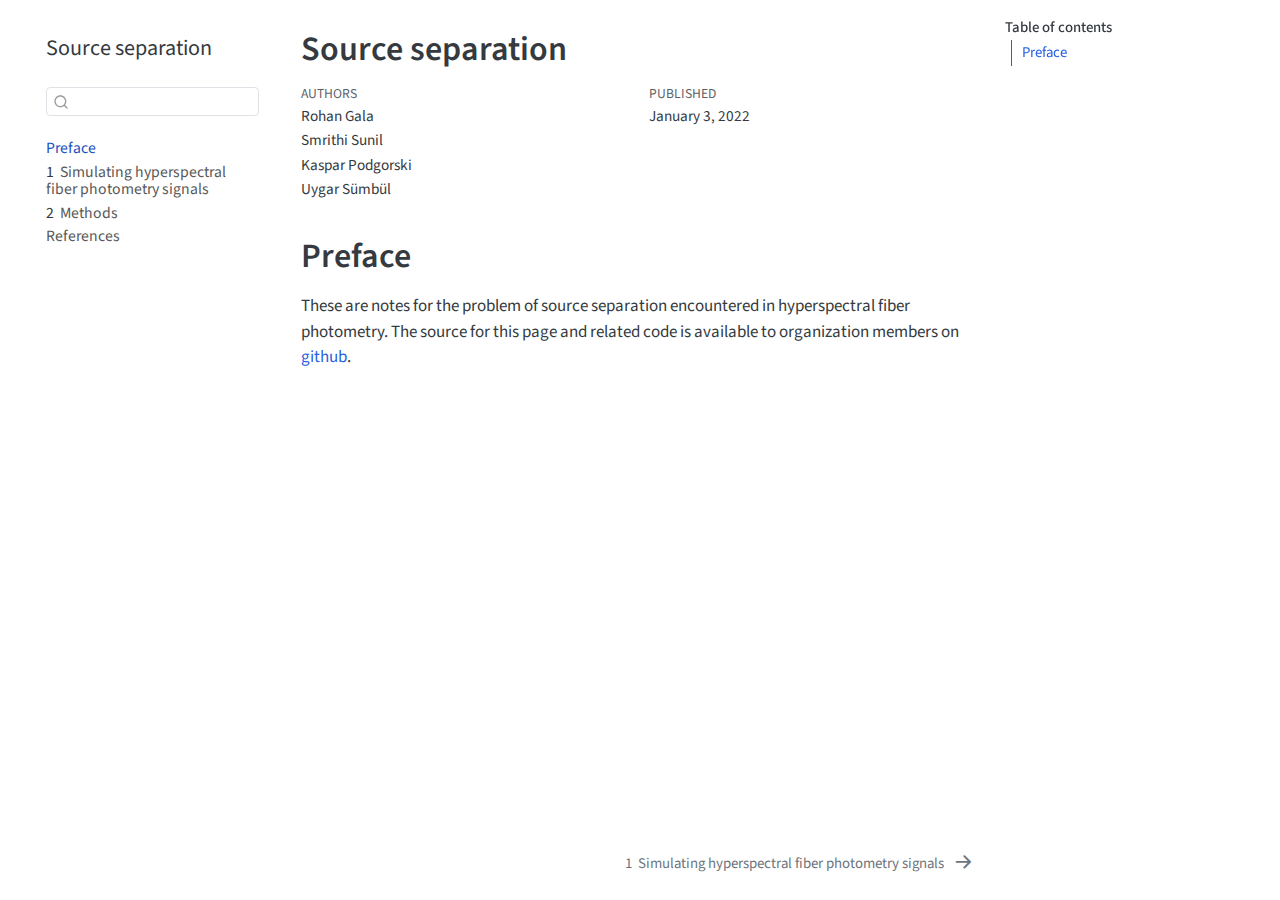
<file: docs/index.html>
<!DOCTYPE html>
<html xmlns="http://www.w3.org/1999/xhtml" lang="en" xml:lang="en"><head>

<meta charset="utf-8">
<meta name="generator" content="quarto-1.3.450">

<meta name="viewport" content="width=device-width, initial-scale=1.0, user-scalable=yes">

<meta name="author" content="Rohan Gala">
<meta name="author" content="Smrithi Sunil">
<meta name="author" content="Kaspar Podgorski">
<meta name="author" content="Uygar Sümbül">
<meta name="dcterms.date" content="2022-01-03">

<title>Source separation</title>
<style>
code{white-space: pre-wrap;}
span.smallcaps{font-variant: small-caps;}
div.columns{display: flex; gap: min(4vw, 1.5em);}
div.column{flex: auto; overflow-x: auto;}
div.hanging-indent{margin-left: 1.5em; text-indent: -1.5em;}
ul.task-list{list-style: none;}
ul.task-list li input[type="checkbox"] {
  width: 0.8em;
  margin: 0 0.8em 0.2em -1em; /* quarto-specific, see https://github.com/quarto-dev/quarto-cli/issues/4556 */ 
  vertical-align: middle;
}
</style>


<script src="site_libs/quarto-nav/quarto-nav.js"></script>
<script src="site_libs/quarto-nav/headroom.min.js"></script>
<script src="site_libs/clipboard/clipboard.min.js"></script>
<script src="site_libs/quarto-search/autocomplete.umd.js"></script>
<script src="site_libs/quarto-search/fuse.min.js"></script>
<script src="site_libs/quarto-search/quarto-search.js"></script>
<meta name="quarto:offset" content="./">
<link href="./00_simulations.html" rel="next">
<script src="site_libs/quarto-html/quarto.js"></script>
<script src="site_libs/quarto-html/popper.min.js"></script>
<script src="site_libs/quarto-html/tippy.umd.min.js"></script>
<script src="site_libs/quarto-html/anchor.min.js"></script>
<link href="site_libs/quarto-html/tippy.css" rel="stylesheet">
<link href="site_libs/quarto-html/quarto-syntax-highlighting.css" rel="stylesheet" id="quarto-text-highlighting-styles">
<script src="site_libs/bootstrap/bootstrap.min.js"></script>
<link href="site_libs/bootstrap/bootstrap-icons.css" rel="stylesheet">
<link href="site_libs/bootstrap/bootstrap.min.css" rel="stylesheet" id="quarto-bootstrap" data-mode="light">
<script id="quarto-search-options" type="application/json">{
  "location": "sidebar",
  "copy-button": false,
  "collapse-after": 3,
  "panel-placement": "start",
  "type": "textbox",
  "limit": 20,
  "language": {
    "search-no-results-text": "No results",
    "search-matching-documents-text": "matching documents",
    "search-copy-link-title": "Copy link to search",
    "search-hide-matches-text": "Hide additional matches",
    "search-more-match-text": "more match in this document",
    "search-more-matches-text": "more matches in this document",
    "search-clear-button-title": "Clear",
    "search-detached-cancel-button-title": "Cancel",
    "search-submit-button-title": "Submit",
    "search-label": "Search"
  }
}</script>


<link rel="stylesheet" href="styles.css">
</head>

<body class="nav-sidebar floating">

<div id="quarto-search-results"></div>
  <header id="quarto-header" class="headroom fixed-top">
  <nav class="quarto-secondary-nav">
    <div class="container-fluid d-flex">
      <button type="button" class="quarto-btn-toggle btn" data-bs-toggle="collapse" data-bs-target="#quarto-sidebar,#quarto-sidebar-glass" aria-controls="quarto-sidebar" aria-expanded="false" aria-label="Toggle sidebar navigation" onclick="if (window.quartoToggleHeadroom) { window.quartoToggleHeadroom(); }">
        <i class="bi bi-layout-text-sidebar-reverse"></i>
      </button>
      <nav class="quarto-page-breadcrumbs" aria-label="breadcrumb"><ol class="breadcrumb"><li class="breadcrumb-item"><a href="./index.html">Preface</a></li></ol></nav>
      <a class="flex-grow-1" role="button" data-bs-toggle="collapse" data-bs-target="#quarto-sidebar,#quarto-sidebar-glass" aria-controls="quarto-sidebar" aria-expanded="false" aria-label="Toggle sidebar navigation" onclick="if (window.quartoToggleHeadroom) { window.quartoToggleHeadroom(); }">      
      </a>
      <button type="button" class="btn quarto-search-button" aria-label="" onclick="window.quartoOpenSearch();">
        <i class="bi bi-search"></i>
      </button>
    </div>
  </nav>
</header>
<!-- content -->
<div id="quarto-content" class="quarto-container page-columns page-rows-contents page-layout-article">
<!-- sidebar -->
  <nav id="quarto-sidebar" class="sidebar collapse collapse-horizontal sidebar-navigation floating overflow-auto">
    <div class="pt-lg-2 mt-2 text-left sidebar-header">
    <div class="sidebar-title mb-0 py-0">
      <a href="./">Source separation</a> 
    </div>
      </div>
        <div class="mt-2 flex-shrink-0 align-items-center">
        <div class="sidebar-search">
        <div id="quarto-search" class="" title="Search"></div>
        </div>
        </div>
    <div class="sidebar-menu-container"> 
    <ul class="list-unstyled mt-1">
        <li class="sidebar-item">
  <div class="sidebar-item-container"> 
  <a href="./index.html" class="sidebar-item-text sidebar-link active">
 <span class="menu-text">Preface</span></a>
  </div>
</li>
        <li class="sidebar-item">
  <div class="sidebar-item-container"> 
  <a href="./00_simulations.html" class="sidebar-item-text sidebar-link">
 <span class="menu-text"><span class="chapter-number">1</span>&nbsp; <span class="chapter-title">Simulating hyperspectral fiber photometry signals</span></span></a>
  </div>
</li>
        <li class="sidebar-item">
  <div class="sidebar-item-container"> 
  <a href="./01_methods.html" class="sidebar-item-text sidebar-link">
 <span class="menu-text"><span class="chapter-number">2</span>&nbsp; <span class="chapter-title">Methods</span></span></a>
  </div>
</li>
        <li class="sidebar-item">
  <div class="sidebar-item-container"> 
  <a href="./references.html" class="sidebar-item-text sidebar-link">
 <span class="menu-text">References</span></a>
  </div>
</li>
    </ul>
    </div>
</nav>
<div id="quarto-sidebar-glass" data-bs-toggle="collapse" data-bs-target="#quarto-sidebar,#quarto-sidebar-glass"></div>
<!-- margin-sidebar -->
    <div id="quarto-margin-sidebar" class="sidebar margin-sidebar">
        <nav id="TOC" role="doc-toc" class="toc-active">
    <h2 id="toc-title">Table of contents</h2>
   
  <ul>
  <li><a href="#preface" id="toc-preface" class="nav-link active" data-scroll-target="#preface">Preface</a></li>
  </ul>
</nav>
    </div>
<!-- main -->
<main class="content" id="quarto-document-content">

<header id="title-block-header" class="quarto-title-block default">
<div class="quarto-title">
<h1 class="title">Source separation</h1>
</div>



<div class="quarto-title-meta">

    <div>
    <div class="quarto-title-meta-heading">Authors</div>
    <div class="quarto-title-meta-contents">
             <p>Rohan Gala </p>
             <p>Smrithi Sunil </p>
             <p>Kaspar Podgorski </p>
             <p>Uygar Sümbül </p>
          </div>
  </div>
    
    <div>
    <div class="quarto-title-meta-heading">Published</div>
    <div class="quarto-title-meta-contents">
      <p class="date">January 3, 2022</p>
    </div>
  </div>
  
    
  </div>
  

</header>

<section id="preface" class="level1 unnumbered">
<h1 class="unnumbered">Preface</h1>
<p>These are notes for the problem of source separation encountered in hyperspectral fiber photometry. The source for this page and related code is available to organization members on <a href="https://github.com/alleninstitute/sourcesep">github</a>.</p>


</section>

</main> <!-- /main -->
<script id="quarto-html-after-body" type="application/javascript">
window.document.addEventListener("DOMContentLoaded", function (event) {
  const toggleBodyColorMode = (bsSheetEl) => {
    const mode = bsSheetEl.getAttribute("data-mode");
    const bodyEl = window.document.querySelector("body");
    if (mode === "dark") {
      bodyEl.classList.add("quarto-dark");
      bodyEl.classList.remove("quarto-light");
    } else {
      bodyEl.classList.add("quarto-light");
      bodyEl.classList.remove("quarto-dark");
    }
  }
  const toggleBodyColorPrimary = () => {
    const bsSheetEl = window.document.querySelector("link#quarto-bootstrap");
    if (bsSheetEl) {
      toggleBodyColorMode(bsSheetEl);
    }
  }
  toggleBodyColorPrimary();  
  const icon = "";
  const anchorJS = new window.AnchorJS();
  anchorJS.options = {
    placement: 'right',
    icon: icon
  };
  anchorJS.add('.anchored');
  const isCodeAnnotation = (el) => {
    for (const clz of el.classList) {
      if (clz.startsWith('code-annotation-')) {                     
        return true;
      }
    }
    return false;
  }
  const clipboard = new window.ClipboardJS('.code-copy-button', {
    text: function(trigger) {
      const codeEl = trigger.previousElementSibling.cloneNode(true);
      for (const childEl of codeEl.children) {
        if (isCodeAnnotation(childEl)) {
          childEl.remove();
        }
      }
      return codeEl.innerText;
    }
  });
  clipboard.on('success', function(e) {
    // button target
    const button = e.trigger;
    // don't keep focus
    button.blur();
    // flash "checked"
    button.classList.add('code-copy-button-checked');
    var currentTitle = button.getAttribute("title");
    button.setAttribute("title", "Copied!");
    let tooltip;
    if (window.bootstrap) {
      button.setAttribute("data-bs-toggle", "tooltip");
      button.setAttribute("data-bs-placement", "left");
      button.setAttribute("data-bs-title", "Copied!");
      tooltip = new bootstrap.Tooltip(button, 
        { trigger: "manual", 
          customClass: "code-copy-button-tooltip",
          offset: [0, -8]});
      tooltip.show();    
    }
    setTimeout(function() {
      if (tooltip) {
        tooltip.hide();
        button.removeAttribute("data-bs-title");
        button.removeAttribute("data-bs-toggle");
        button.removeAttribute("data-bs-placement");
      }
      button.setAttribute("title", currentTitle);
      button.classList.remove('code-copy-button-checked');
    }, 1000);
    // clear code selection
    e.clearSelection();
  });
  function tippyHover(el, contentFn) {
    const config = {
      allowHTML: true,
      content: contentFn,
      maxWidth: 500,
      delay: 100,
      arrow: false,
      appendTo: function(el) {
          return el.parentElement;
      },
      interactive: true,
      interactiveBorder: 10,
      theme: 'quarto',
      placement: 'bottom-start'
    };
    window.tippy(el, config); 
  }
  const noterefs = window.document.querySelectorAll('a[role="doc-noteref"]');
  for (var i=0; i<noterefs.length; i++) {
    const ref = noterefs[i];
    tippyHover(ref, function() {
      // use id or data attribute instead here
      let href = ref.getAttribute('data-footnote-href') || ref.getAttribute('href');
      try { href = new URL(href).hash; } catch {}
      const id = href.replace(/^#\/?/, "");
      const note = window.document.getElementById(id);
      return note.innerHTML;
    });
  }
      let selectedAnnoteEl;
      const selectorForAnnotation = ( cell, annotation) => {
        let cellAttr = 'data-code-cell="' + cell + '"';
        let lineAttr = 'data-code-annotation="' +  annotation + '"';
        const selector = 'span[' + cellAttr + '][' + lineAttr + ']';
        return selector;
      }
      const selectCodeLines = (annoteEl) => {
        const doc = window.document;
        const targetCell = annoteEl.getAttribute("data-target-cell");
        const targetAnnotation = annoteEl.getAttribute("data-target-annotation");
        const annoteSpan = window.document.querySelector(selectorForAnnotation(targetCell, targetAnnotation));
        const lines = annoteSpan.getAttribute("data-code-lines").split(",");
        const lineIds = lines.map((line) => {
          return targetCell + "-" + line;
        })
        let top = null;
        let height = null;
        let parent = null;
        if (lineIds.length > 0) {
            //compute the position of the single el (top and bottom and make a div)
            const el = window.document.getElementById(lineIds[0]);
            top = el.offsetTop;
            height = el.offsetHeight;
            parent = el.parentElement.parentElement;
          if (lineIds.length > 1) {
            const lastEl = window.document.getElementById(lineIds[lineIds.length - 1]);
            const bottom = lastEl.offsetTop + lastEl.offsetHeight;
            height = bottom - top;
          }
          if (top !== null && height !== null && parent !== null) {
            // cook up a div (if necessary) and position it 
            let div = window.document.getElementById("code-annotation-line-highlight");
            if (div === null) {
              div = window.document.createElement("div");
              div.setAttribute("id", "code-annotation-line-highlight");
              div.style.position = 'absolute';
              parent.appendChild(div);
            }
            div.style.top = top - 2 + "px";
            div.style.height = height + 4 + "px";
            let gutterDiv = window.document.getElementById("code-annotation-line-highlight-gutter");
            if (gutterDiv === null) {
              gutterDiv = window.document.createElement("div");
              gutterDiv.setAttribute("id", "code-annotation-line-highlight-gutter");
              gutterDiv.style.position = 'absolute';
              const codeCell = window.document.getElementById(targetCell);
              const gutter = codeCell.querySelector('.code-annotation-gutter');
              gutter.appendChild(gutterDiv);
            }
            gutterDiv.style.top = top - 2 + "px";
            gutterDiv.style.height = height + 4 + "px";
          }
          selectedAnnoteEl = annoteEl;
        }
      };
      const unselectCodeLines = () => {
        const elementsIds = ["code-annotation-line-highlight", "code-annotation-line-highlight-gutter"];
        elementsIds.forEach((elId) => {
          const div = window.document.getElementById(elId);
          if (div) {
            div.remove();
          }
        });
        selectedAnnoteEl = undefined;
      };
      // Attach click handler to the DT
      const annoteDls = window.document.querySelectorAll('dt[data-target-cell]');
      for (const annoteDlNode of annoteDls) {
        annoteDlNode.addEventListener('click', (event) => {
          const clickedEl = event.target;
          if (clickedEl !== selectedAnnoteEl) {
            unselectCodeLines();
            const activeEl = window.document.querySelector('dt[data-target-cell].code-annotation-active');
            if (activeEl) {
              activeEl.classList.remove('code-annotation-active');
            }
            selectCodeLines(clickedEl);
            clickedEl.classList.add('code-annotation-active');
          } else {
            // Unselect the line
            unselectCodeLines();
            clickedEl.classList.remove('code-annotation-active');
          }
        });
      }
  const findCites = (el) => {
    const parentEl = el.parentElement;
    if (parentEl) {
      const cites = parentEl.dataset.cites;
      if (cites) {
        return {
          el,
          cites: cites.split(' ')
        };
      } else {
        return findCites(el.parentElement)
      }
    } else {
      return undefined;
    }
  };
  var bibliorefs = window.document.querySelectorAll('a[role="doc-biblioref"]');
  for (var i=0; i<bibliorefs.length; i++) {
    const ref = bibliorefs[i];
    const citeInfo = findCites(ref);
    if (citeInfo) {
      tippyHover(citeInfo.el, function() {
        var popup = window.document.createElement('div');
        citeInfo.cites.forEach(function(cite) {
          var citeDiv = window.document.createElement('div');
          citeDiv.classList.add('hanging-indent');
          citeDiv.classList.add('csl-entry');
          var biblioDiv = window.document.getElementById('ref-' + cite);
          if (biblioDiv) {
            citeDiv.innerHTML = biblioDiv.innerHTML;
          }
          popup.appendChild(citeDiv);
        });
        return popup.innerHTML;
      });
    }
  }
});
</script>
<nav class="page-navigation">
  <div class="nav-page nav-page-previous">
  </div>
  <div class="nav-page nav-page-next">
      <a href="./00_simulations.html" class="pagination-link">
        <span class="nav-page-text"><span class="chapter-number">1</span>&nbsp; <span class="chapter-title">Simulating hyperspectral fiber photometry signals</span></span> <i class="bi bi-arrow-right-short"></i>
      </a>
  </div>
</nav>
</div> <!-- /content -->



</body></html>
</file>
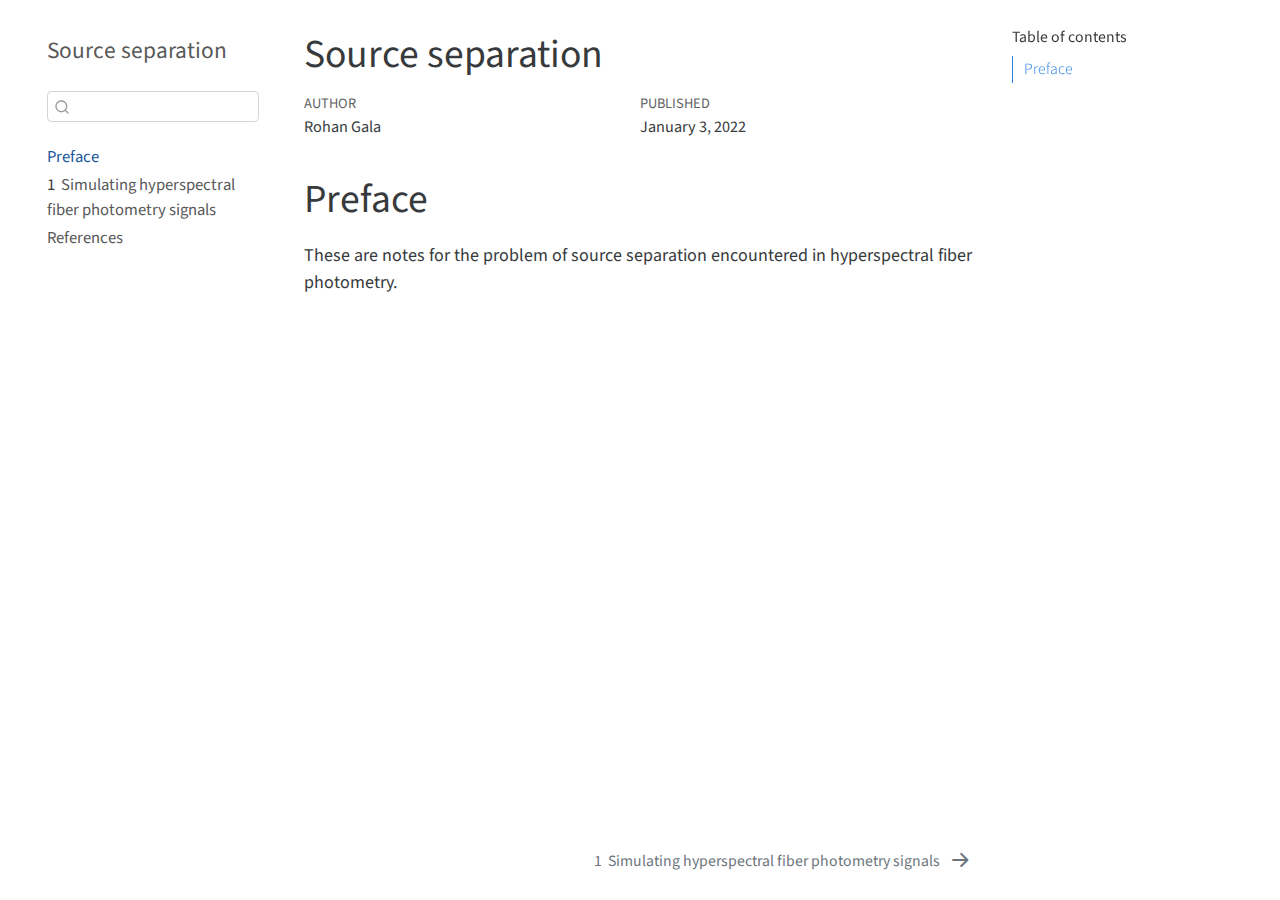
<file: site/index.html>
<!DOCTYPE html>
<html xmlns="http://www.w3.org/1999/xhtml" lang="en" xml:lang="en"><head>

<meta charset="utf-8">
<meta name="generator" content="quarto-1.0.37">

<meta name="viewport" content="width=device-width, initial-scale=1.0, user-scalable=yes">

<meta name="author" content="Rohan Gala">
<meta name="dcterms.date" content="2022-01-03">

<title>Source separation</title>
<style>
code{white-space: pre-wrap;}
span.smallcaps{font-variant: small-caps;}
span.underline{text-decoration: underline;}
div.column{display: inline-block; vertical-align: top; width: 50%;}
div.hanging-indent{margin-left: 1.5em; text-indent: -1.5em;}
ul.task-list{list-style: none;}
</style>


<script src="site_libs/quarto-nav/quarto-nav.js"></script>
<script src="site_libs/quarto-nav/headroom.min.js"></script>
<script src="site_libs/clipboard/clipboard.min.js"></script>
<script src="site_libs/quarto-search/autocomplete.umd.js"></script>
<script src="site_libs/quarto-search/fuse.min.js"></script>
<script src="site_libs/quarto-search/quarto-search.js"></script>
<meta name="quarto:offset" content="./">
<link href="./00_simulations.html" rel="next">
<script src="site_libs/quarto-html/quarto.js"></script>
<script src="site_libs/quarto-html/popper.min.js"></script>
<script src="site_libs/quarto-html/tippy.umd.min.js"></script>
<script src="site_libs/quarto-html/anchor.min.js"></script>
<link href="site_libs/quarto-html/tippy.css" rel="stylesheet">
<link href="site_libs/quarto-html/quarto-syntax-highlighting.css" rel="stylesheet" id="quarto-text-highlighting-styles">
<script src="site_libs/bootstrap/bootstrap.min.js"></script>
<link href="site_libs/bootstrap/bootstrap-icons.css" rel="stylesheet">
<link href="site_libs/bootstrap/bootstrap.min.css" rel="stylesheet" id="quarto-bootstrap" data-mode="light">
<script id="quarto-search-options" type="application/json">{
  "location": "sidebar",
  "copy-button": false,
  "collapse-after": 3,
  "panel-placement": "start",
  "type": "textbox",
  "limit": 20,
  "language": {
    "search-no-results-text": "No results",
    "search-matching-documents-text": "matching documents",
    "search-copy-link-title": "Copy link to search",
    "search-hide-matches-text": "Hide additional matches",
    "search-more-match-text": "more match in this document",
    "search-more-matches-text": "more matches in this document",
    "search-clear-button-title": "Clear",
    "search-detached-cancel-button-title": "Cancel",
    "search-submit-button-title": "Submit"
  }
}</script>


</head>

<body class="nav-sidebar floating">

<div id="quarto-search-results"></div>
  <header id="quarto-header" class="headroom fixed-top">
  <nav class="quarto-secondary-nav" data-bs-toggle="collapse" data-bs-target="#quarto-sidebar" aria-controls="quarto-sidebar" aria-expanded="false" aria-label="Toggle sidebar navigation" onclick="if (window.quartoToggleHeadroom) { window.quartoToggleHeadroom(); }">
    <div class="container-fluid d-flex justify-content-between">
      <h1 class="quarto-secondary-nav-title">Source separation</h1>
      <button type="button" class="quarto-btn-toggle btn" aria-label="Show secondary navigation">
        <i class="bi bi-chevron-right"></i>
      </button>
    </div>
  </nav>
</header>
<!-- content -->
<div id="quarto-content" class="quarto-container page-columns page-rows-contents page-layout-article">
<!-- sidebar -->
  <nav id="quarto-sidebar" class="sidebar collapse sidebar-navigation floating overflow-auto">
    <div class="pt-lg-2 mt-2 text-left sidebar-header">
    <div class="sidebar-title mb-0 py-0">
      <a href="./">Source separation</a> 
    </div>
      </div>
      <div class="mt-2 flex-shrink-0 align-items-center">
        <div class="sidebar-search">
        <div id="quarto-search" class="" title="Search"></div>
        </div>
      </div>
    <div class="sidebar-menu-container"> 
    <ul class="list-unstyled mt-1">
        <li class="sidebar-item">
  <div class="sidebar-item-container"> 
  <a href="./index.html" class="sidebar-item-text sidebar-link active">Preface</a>
  </div>
</li>
        <li class="sidebar-item">
  <div class="sidebar-item-container"> 
  <a href="./00_simulations.html" class="sidebar-item-text sidebar-link"><span class="chapter-number">1</span>&nbsp; <span class="chapter-title">Simulating hyperspectral fiber photometry signals</span></a>
  </div>
</li>
        <li class="sidebar-item">
  <div class="sidebar-item-container"> 
  <a href="./references.html" class="sidebar-item-text sidebar-link">References</a>
  </div>
</li>
    </ul>
    </div>
</nav>
<!-- margin-sidebar -->
    <div id="quarto-margin-sidebar" class="sidebar margin-sidebar">
        <nav id="TOC" role="doc-toc">
    <h2 id="toc-title">Table of contents</h2>
   
  <ul>
  <li><a href="#preface" id="toc-preface" class="nav-link active" data-scroll-target="#preface">Preface</a></li>
  </ul>
</nav>
    </div>
<!-- main -->
<main class="content" id="quarto-document-content">

<header id="title-block-header" class="quarto-title-block default">
<div class="quarto-title">
<h1 class="title d-none d-lg-block">Source separation</h1>
</div>



<div class="quarto-title-meta">

    <div>
    <div class="quarto-title-meta-heading">Author</div>
    <div class="quarto-title-meta-contents">
             <p>Rohan Gala </p>
          </div>
  </div>
    
    <div>
    <div class="quarto-title-meta-heading">Published</div>
    <div class="quarto-title-meta-contents">
      <p class="date">January 3, 2022</p>
    </div>
  </div>
    
  </div>
  

</header>

<section id="preface" class="level1 unnumbered">
<h1 class="unnumbered">Preface</h1>
<p>These are notes for the problem of source separation encountered in hyperspectral fiber photometry.</p>


</section>

</main> <!-- /main -->
<script id="quarto-html-after-body" type="application/javascript">
window.document.addEventListener("DOMContentLoaded", function (event) {
  const toggleBodyColorMode = (bsSheetEl) => {
    const mode = bsSheetEl.getAttribute("data-mode");
    const bodyEl = window.document.querySelector("body");
    if (mode === "dark") {
      bodyEl.classList.add("quarto-dark");
      bodyEl.classList.remove("quarto-light");
    } else {
      bodyEl.classList.add("quarto-light");
      bodyEl.classList.remove("quarto-dark");
    }
  }
  const toggleBodyColorPrimary = () => {
    const bsSheetEl = window.document.querySelector("link#quarto-bootstrap");
    if (bsSheetEl) {
      toggleBodyColorMode(bsSheetEl);
    }
  }
  toggleBodyColorPrimary();  
  const icon = "";
  const anchorJS = new window.AnchorJS();
  anchorJS.options = {
    placement: 'right',
    icon: icon
  };
  anchorJS.add('.anchored');
  const clipboard = new window.ClipboardJS('.code-copy-button', {
    target: function(trigger) {
      return trigger.previousElementSibling;
    }
  });
  clipboard.on('success', function(e) {
    // button target
    const button = e.trigger;
    // don't keep focus
    button.blur();
    // flash "checked"
    button.classList.add('code-copy-button-checked');
    var currentTitle = button.getAttribute("title");
    button.setAttribute("title", "Copied!");
    setTimeout(function() {
      button.setAttribute("title", currentTitle);
      button.classList.remove('code-copy-button-checked');
    }, 1000);
    // clear code selection
    e.clearSelection();
  });
  function tippyHover(el, contentFn) {
    const config = {
      allowHTML: true,
      content: contentFn,
      maxWidth: 500,
      delay: 100,
      arrow: false,
      appendTo: function(el) {
          return el.parentElement;
      },
      interactive: true,
      interactiveBorder: 10,
      theme: 'quarto',
      placement: 'bottom-start'
    };
    window.tippy(el, config); 
  }
  const noterefs = window.document.querySelectorAll('a[role="doc-noteref"]');
  for (var i=0; i<noterefs.length; i++) {
    const ref = noterefs[i];
    tippyHover(ref, function() {
      let href = ref.getAttribute('href');
      try { href = new URL(href).hash; } catch {}
      const id = href.replace(/^#\/?/, "");
      const note = window.document.getElementById(id);
      return note.innerHTML;
    });
  }
  var bibliorefs = window.document.querySelectorAll('a[role="doc-biblioref"]');
  for (var i=0; i<bibliorefs.length; i++) {
    const ref = bibliorefs[i];
    const cites = ref.parentNode.getAttribute('data-cites').split(' ');
    tippyHover(ref, function() {
      var popup = window.document.createElement('div');
      cites.forEach(function(cite) {
        var citeDiv = window.document.createElement('div');
        citeDiv.classList.add('hanging-indent');
        citeDiv.classList.add('csl-entry');
        var biblioDiv = window.document.getElementById('ref-' + cite);
        if (biblioDiv) {
          citeDiv.innerHTML = biblioDiv.innerHTML;
        }
        popup.appendChild(citeDiv);
      });
      return popup.innerHTML;
    });
  }
});
</script>
<nav class="page-navigation">
  <div class="nav-page nav-page-previous">
  </div>
  <div class="nav-page nav-page-next">
      <a href="./00_simulations.html" class="pagination-link">
        <span class="nav-page-text"><span class="chapter-number">1</span>&nbsp; <span class="chapter-title">Simulating hyperspectral fiber photometry signals</span></span> <i class="bi bi-arrow-right-short"></i>
      </a>
  </div>
</nav>
</div> <!-- /content -->



</body></html>
</file>
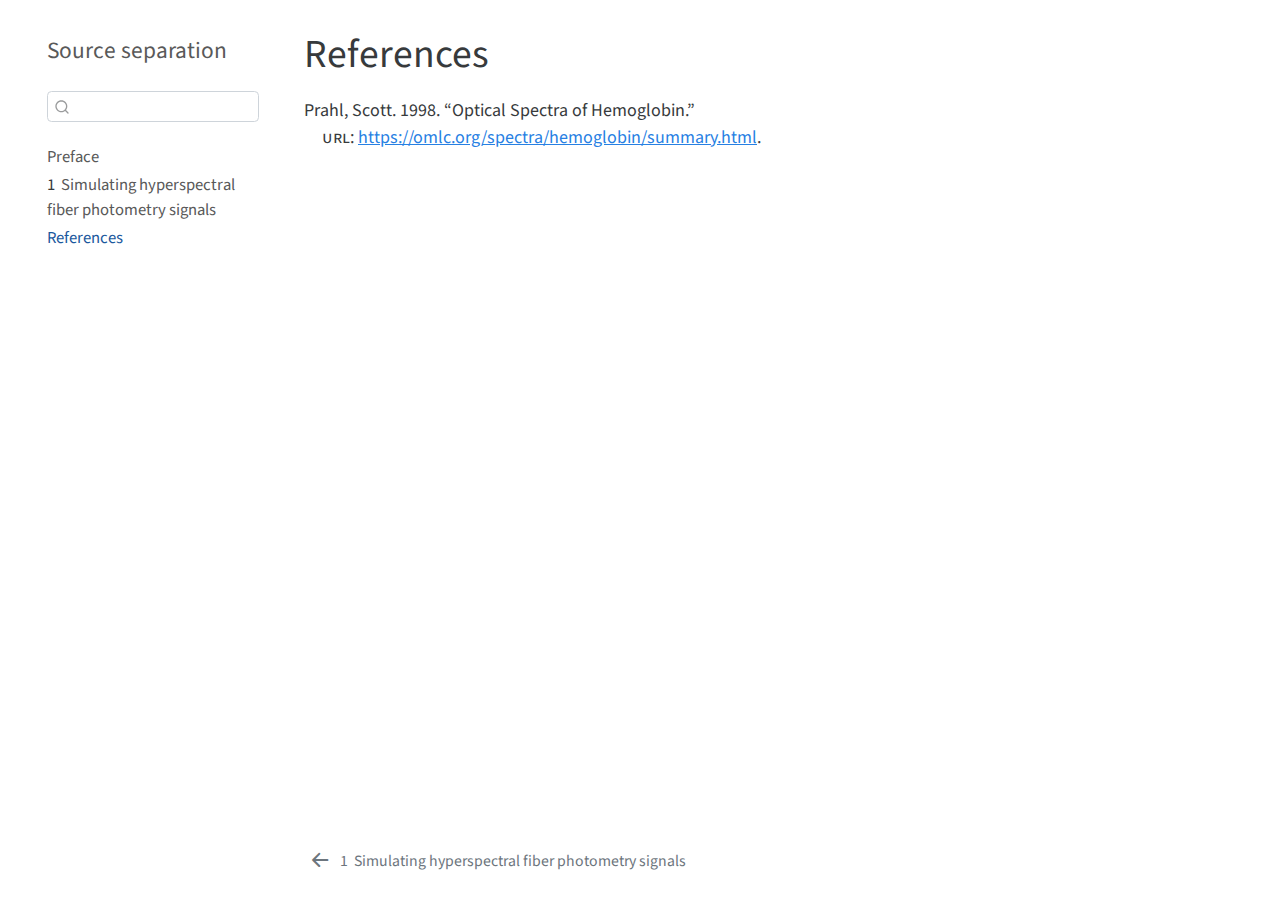
<file: site/references.html>
<!DOCTYPE html>
<html xmlns="http://www.w3.org/1999/xhtml" lang="en" xml:lang="en"><head>

<meta charset="utf-8">
<meta name="generator" content="quarto-1.0.37">

<meta name="viewport" content="width=device-width, initial-scale=1.0, user-scalable=yes">


<title>Source separation - References</title>
<style>
code{white-space: pre-wrap;}
span.smallcaps{font-variant: small-caps;}
span.underline{text-decoration: underline;}
div.column{display: inline-block; vertical-align: top; width: 50%;}
div.hanging-indent{margin-left: 1.5em; text-indent: -1.5em;}
ul.task-list{list-style: none;}
div.csl-bib-body { }
div.csl-entry {
  clear: both;
}
.hanging div.csl-entry {
  margin-left:2em;
  text-indent:-2em;
}
div.csl-left-margin {
  min-width:2em;
  float:left;
}
div.csl-right-inline {
  margin-left:2em;
  padding-left:1em;
}
div.csl-indent {
  margin-left: 2em;
}
</style>


<script src="site_libs/quarto-nav/quarto-nav.js"></script>
<script src="site_libs/quarto-nav/headroom.min.js"></script>
<script src="site_libs/clipboard/clipboard.min.js"></script>
<script src="site_libs/quarto-search/autocomplete.umd.js"></script>
<script src="site_libs/quarto-search/fuse.min.js"></script>
<script src="site_libs/quarto-search/quarto-search.js"></script>
<meta name="quarto:offset" content="./">
<link href="./00_simulations.html" rel="prev">
<script src="site_libs/quarto-html/quarto.js"></script>
<script src="site_libs/quarto-html/popper.min.js"></script>
<script src="site_libs/quarto-html/tippy.umd.min.js"></script>
<script src="site_libs/quarto-html/anchor.min.js"></script>
<link href="site_libs/quarto-html/tippy.css" rel="stylesheet">
<link href="site_libs/quarto-html/quarto-syntax-highlighting.css" rel="stylesheet" id="quarto-text-highlighting-styles">
<script src="site_libs/bootstrap/bootstrap.min.js"></script>
<link href="site_libs/bootstrap/bootstrap-icons.css" rel="stylesheet">
<link href="site_libs/bootstrap/bootstrap.min.css" rel="stylesheet" id="quarto-bootstrap" data-mode="light">
<script id="quarto-search-options" type="application/json">{
  "location": "sidebar",
  "copy-button": false,
  "collapse-after": 3,
  "panel-placement": "start",
  "type": "textbox",
  "limit": 20,
  "language": {
    "search-no-results-text": "No results",
    "search-matching-documents-text": "matching documents",
    "search-copy-link-title": "Copy link to search",
    "search-hide-matches-text": "Hide additional matches",
    "search-more-match-text": "more match in this document",
    "search-more-matches-text": "more matches in this document",
    "search-clear-button-title": "Clear",
    "search-detached-cancel-button-title": "Cancel",
    "search-submit-button-title": "Submit"
  }
}</script>


</head>

<body class="nav-sidebar floating">

<div id="quarto-search-results"></div>
  <header id="quarto-header" class="headroom fixed-top">
  <nav class="quarto-secondary-nav" data-bs-toggle="collapse" data-bs-target="#quarto-sidebar" aria-controls="quarto-sidebar" aria-expanded="false" aria-label="Toggle sidebar navigation" onclick="if (window.quartoToggleHeadroom) { window.quartoToggleHeadroom(); }">
    <div class="container-fluid d-flex justify-content-between">
      <h1 class="quarto-secondary-nav-title">References</h1>
      <button type="button" class="quarto-btn-toggle btn" aria-label="Show secondary navigation">
        <i class="bi bi-chevron-right"></i>
      </button>
    </div>
  </nav>
</header>
<!-- content -->
<div id="quarto-content" class="quarto-container page-columns page-rows-contents page-layout-article">
<!-- sidebar -->
  <nav id="quarto-sidebar" class="sidebar collapse sidebar-navigation floating overflow-auto">
    <div class="pt-lg-2 mt-2 text-left sidebar-header">
    <div class="sidebar-title mb-0 py-0">
      <a href="./">Source separation</a> 
    </div>
      </div>
      <div class="mt-2 flex-shrink-0 align-items-center">
        <div class="sidebar-search">
        <div id="quarto-search" class="" title="Search"></div>
        </div>
      </div>
    <div class="sidebar-menu-container"> 
    <ul class="list-unstyled mt-1">
        <li class="sidebar-item">
  <div class="sidebar-item-container"> 
  <a href="./index.html" class="sidebar-item-text sidebar-link">Preface</a>
  </div>
</li>
        <li class="sidebar-item">
  <div class="sidebar-item-container"> 
  <a href="./00_simulations.html" class="sidebar-item-text sidebar-link"><span class="chapter-number">1</span>&nbsp; <span class="chapter-title">Simulating hyperspectral fiber photometry signals</span></a>
  </div>
</li>
        <li class="sidebar-item">
  <div class="sidebar-item-container"> 
  <a href="./references.html" class="sidebar-item-text sidebar-link active">References</a>
  </div>
</li>
    </ul>
    </div>
</nav>
<!-- margin-sidebar -->
    <div id="quarto-margin-sidebar" class="sidebar margin-sidebar">
        
    </div>
<!-- main -->
<main class="content" id="quarto-document-content">

<header id="title-block-header" class="quarto-title-block default">
<div class="quarto-title">
<h1 class="title d-none d-lg-block">References</h1>
</div>



<div class="quarto-title-meta">

    
    
  </div>
  

</header>

<div id="refs" class="references csl-bib-body hanging-indent" role="doc-bibliography">
<div id="ref-hemoglobinspectra" class="csl-entry" role="doc-biblioentry">
Prahl, Scott. 1998. <span>“Optical Spectra of Hemoglobin.”</span> <span class="smallcaps">url:</span>&nbsp;<a href="https://omlc.org/spectra/hemoglobin/summary.html" class="uri">https://omlc.org/spectra/hemoglobin/summary.html</a>.
</div>
</div>



</main> <!-- /main -->
<script id="quarto-html-after-body" type="application/javascript">
window.document.addEventListener("DOMContentLoaded", function (event) {
  const toggleBodyColorMode = (bsSheetEl) => {
    const mode = bsSheetEl.getAttribute("data-mode");
    const bodyEl = window.document.querySelector("body");
    if (mode === "dark") {
      bodyEl.classList.add("quarto-dark");
      bodyEl.classList.remove("quarto-light");
    } else {
      bodyEl.classList.add("quarto-light");
      bodyEl.classList.remove("quarto-dark");
    }
  }
  const toggleBodyColorPrimary = () => {
    const bsSheetEl = window.document.querySelector("link#quarto-bootstrap");
    if (bsSheetEl) {
      toggleBodyColorMode(bsSheetEl);
    }
  }
  toggleBodyColorPrimary();  
  const icon = "";
  const anchorJS = new window.AnchorJS();
  anchorJS.options = {
    placement: 'right',
    icon: icon
  };
  anchorJS.add('.anchored');
  const clipboard = new window.ClipboardJS('.code-copy-button', {
    target: function(trigger) {
      return trigger.previousElementSibling;
    }
  });
  clipboard.on('success', function(e) {
    // button target
    const button = e.trigger;
    // don't keep focus
    button.blur();
    // flash "checked"
    button.classList.add('code-copy-button-checked');
    var currentTitle = button.getAttribute("title");
    button.setAttribute("title", "Copied!");
    setTimeout(function() {
      button.setAttribute("title", currentTitle);
      button.classList.remove('code-copy-button-checked');
    }, 1000);
    // clear code selection
    e.clearSelection();
  });
  function tippyHover(el, contentFn) {
    const config = {
      allowHTML: true,
      content: contentFn,
      maxWidth: 500,
      delay: 100,
      arrow: false,
      appendTo: function(el) {
          return el.parentElement;
      },
      interactive: true,
      interactiveBorder: 10,
      theme: 'quarto',
      placement: 'bottom-start'
    };
    window.tippy(el, config); 
  }
  const noterefs = window.document.querySelectorAll('a[role="doc-noteref"]');
  for (var i=0; i<noterefs.length; i++) {
    const ref = noterefs[i];
    tippyHover(ref, function() {
      let href = ref.getAttribute('href');
      try { href = new URL(href).hash; } catch {}
      const id = href.replace(/^#\/?/, "");
      const note = window.document.getElementById(id);
      return note.innerHTML;
    });
  }
  var bibliorefs = window.document.querySelectorAll('a[role="doc-biblioref"]');
  for (var i=0; i<bibliorefs.length; i++) {
    const ref = bibliorefs[i];
    const cites = ref.parentNode.getAttribute('data-cites').split(' ');
    tippyHover(ref, function() {
      var popup = window.document.createElement('div');
      cites.forEach(function(cite) {
        var citeDiv = window.document.createElement('div');
        citeDiv.classList.add('hanging-indent');
        citeDiv.classList.add('csl-entry');
        var biblioDiv = window.document.getElementById('ref-' + cite);
        if (biblioDiv) {
          citeDiv.innerHTML = biblioDiv.innerHTML;
        }
        popup.appendChild(citeDiv);
      });
      return popup.innerHTML;
    });
  }
});
</script>
<nav class="page-navigation">
  <div class="nav-page nav-page-previous">
      <a href="./00_simulations.html" class="pagination-link">
        <i class="bi bi-arrow-left-short"></i> <span class="nav-page-text"><span class="chapter-number">1</span>&nbsp; <span class="chapter-title">Simulating hyperspectral fiber photometry signals</span></span>
      </a>          
  </div>
  <div class="nav-page nav-page-next">
  </div>
</nav>
</div> <!-- /content -->



</body></html>
</file>
<file: docs/site_libs/quarto-html/tippy.css>
.tippy-box[data-animation=fade][data-state=hidden]{opacity:0}[data-tippy-root]{max-width:calc(100vw - 10px)}.tippy-box{position:relative;background-color:#333;color:#fff;border-radius:4px;font-size:14px;line-height:1.4;white-space:normal;outline:0;transition-property:transform,visibility,opacity}.tippy-box[data-placement^=top]>.tippy-arrow{bottom:0}.tippy-box[data-placement^=top]>.tippy-arrow:before{bottom:-7px;left:0;border-width:8px 8px 0;border-top-color:initial;transform-origin:center top}.tippy-box[data-placement^=bottom]>.tippy-arrow{top:0}.tippy-box[data-placement^=bottom]>.tippy-arrow:before{top:-7px;left:0;border-width:0 8px 8px;border-bottom-color:initial;transform-origin:center bottom}.tippy-box[data-placement^=left]>.tippy-arrow{right:0}.tippy-box[data-placement^=left]>.tippy-arrow:before{border-width:8px 0 8px 8px;border-left-color:initial;right:-7px;transform-origin:center left}.tippy-box[data-placement^=right]>.tippy-arrow{left:0}.tippy-box[data-placement^=right]>.tippy-arrow:before{left:-7px;border-width:8px 8px 8px 0;border-right-color:initial;transform-origin:center right}.tippy-box[data-inertia][data-state=visible]{transition-timing-function:cubic-bezier(.54,1.5,.38,1.11)}.tippy-arrow{width:16px;height:16px;color:#333}.tippy-arrow:before{content:"";position:absolute;border-color:transparent;border-style:solid}.tippy-content{position:relative;padding:5px 9px;z-index:1}
</file>
<file: docs/site_libs/quarto-html/quarto-syntax-highlighting.css>
/* quarto syntax highlight colors */
:root {
  --quarto-hl-ot-color: #003B4F;
  --quarto-hl-at-color: #657422;
  --quarto-hl-ss-color: #20794D;
  --quarto-hl-an-color: #5E5E5E;
  --quarto-hl-fu-color: #4758AB;
  --quarto-hl-st-color: #20794D;
  --quarto-hl-cf-color: #003B4F;
  --quarto-hl-op-color: #5E5E5E;
  --quarto-hl-er-color: #AD0000;
  --quarto-hl-bn-color: #AD0000;
  --quarto-hl-al-color: #AD0000;
  --quarto-hl-va-color: #111111;
  --quarto-hl-bu-color: inherit;
  --quarto-hl-ex-color: inherit;
  --quarto-hl-pp-color: #AD0000;
  --quarto-hl-in-color: #5E5E5E;
  --quarto-hl-vs-color: #20794D;
  --quarto-hl-wa-color: #5E5E5E;
  --quarto-hl-do-color: #5E5E5E;
  --quarto-hl-im-color: #00769E;
  --quarto-hl-ch-color: #20794D;
  --quarto-hl-dt-color: #AD0000;
  --quarto-hl-fl-color: #AD0000;
  --quarto-hl-co-color: #5E5E5E;
  --quarto-hl-cv-color: #5E5E5E;
  --quarto-hl-cn-color: #8f5902;
  --quarto-hl-sc-color: #5E5E5E;
  --quarto-hl-dv-color: #AD0000;
  --quarto-hl-kw-color: #003B4F;
}

/* other quarto variables */
:root {
  --quarto-font-monospace: SFMono-Regular, Menlo, Monaco, Consolas, "Liberation Mono", "Courier New", monospace;
}

pre > code.sourceCode > span {
  color: #003B4F;
}

code span {
  color: #003B4F;
}

code.sourceCode > span {
  color: #003B4F;
}

div.sourceCode,
div.sourceCode pre.sourceCode {
  color: #003B4F;
}

code span.ot {
  color: #003B4F;
  font-style: inherit;
}

code span.at {
  color: #657422;
  font-style: inherit;
}

code span.ss {
  color: #20794D;
  font-style: inherit;
}

code span.an {
  color: #5E5E5E;
  font-style: inherit;
}

code span.fu {
  color: #4758AB;
  font-style: inherit;
}

code span.st {
  color: #20794D;
  font-style: inherit;
}

code span.cf {
  color: #003B4F;
  font-style: inherit;
}

code span.op {
  color: #5E5E5E;
  font-style: inherit;
}

code span.er {
  color: #AD0000;
  font-style: inherit;
}

code span.bn {
  color: #AD0000;
  font-style: inherit;
}

code span.al {
  color: #AD0000;
  font-style: inherit;
}

code span.va {
  color: #111111;
  font-style: inherit;
}

code span.bu {
  font-style: inherit;
}

code span.ex {
  font-style: inherit;
}

code span.pp {
  color: #AD0000;
  font-style: inherit;
}

code span.in {
  color: #5E5E5E;
  font-style: inherit;
}

code span.vs {
  color: #20794D;
  font-style: inherit;
}

code span.wa {
  color: #5E5E5E;
  font-style: italic;
}

code span.do {
  color: #5E5E5E;
  font-style: italic;
}

code span.im {
  color: #00769E;
  font-style: inherit;
}

code span.ch {
  color: #20794D;
  font-style: inherit;
}

code span.dt {
  color: #AD0000;
  font-style: inherit;
}

code span.fl {
  color: #AD0000;
  font-style: inherit;
}

code span.co {
  color: #5E5E5E;
  font-style: inherit;
}

code span.cv {
  color: #5E5E5E;
  font-style: italic;
}

code span.cn {
  color: #8f5902;
  font-style: inherit;
}

code span.sc {
  color: #5E5E5E;
  font-style: inherit;
}

code span.dv {
  color: #AD0000;
  font-style: inherit;
}

code span.kw {
  color: #003B4F;
  font-style: inherit;
}

.prevent-inlining {
  content: "</";
}

/*# sourceMappingURL=debc5d5d77c3f9108843748ff7464032.css.map */
</file>
<file: docs/styles.css>
/* css styles */
.katex { font-size: 1.0em; }

a:link {
    text-decoration: none;
}

a:visited {
    text-decoration: none;
}

a:hover {
    text-decoration: none;
}

a:active {
    text-decoration: none;
}
</file>
<file: site/site_libs/quarto-html/tippy.css>
.tippy-box[data-animation=fade][data-state=hidden]{opacity:0}[data-tippy-root]{max-width:calc(100vw - 10px)}.tippy-box{position:relative;background-color:#333;color:#fff;border-radius:4px;font-size:14px;line-height:1.4;white-space:normal;outline:0;transition-property:transform,visibility,opacity}.tippy-box[data-placement^=top]>.tippy-arrow{bottom:0}.tippy-box[data-placement^=top]>.tippy-arrow:before{bottom:-7px;left:0;border-width:8px 8px 0;border-top-color:initial;transform-origin:center top}.tippy-box[data-placement^=bottom]>.tippy-arrow{top:0}.tippy-box[data-placement^=bottom]>.tippy-arrow:before{top:-7px;left:0;border-width:0 8px 8px;border-bottom-color:initial;transform-origin:center bottom}.tippy-box[data-placement^=left]>.tippy-arrow{right:0}.tippy-box[data-placement^=left]>.tippy-arrow:before{border-width:8px 0 8px 8px;border-left-color:initial;right:-7px;transform-origin:center left}.tippy-box[data-placement^=right]>.tippy-arrow{left:0}.tippy-box[data-placement^=right]>.tippy-arrow:before{left:-7px;border-width:8px 8px 8px 0;border-right-color:initial;transform-origin:center right}.tippy-box[data-inertia][data-state=visible]{transition-timing-function:cubic-bezier(.54,1.5,.38,1.11)}.tippy-arrow{width:16px;height:16px;color:#333}.tippy-arrow:before{content:"";position:absolute;border-color:transparent;border-style:solid}.tippy-content{position:relative;padding:5px 9px;z-index:1}
</file>
<file: site/site_libs/quarto-html/quarto-syntax-highlighting.css>
/* quarto syntax highlight colors */
:root {
  --quarto-hl-ot-color: #003B4F;
  --quarto-hl-at-color: #657422;
  --quarto-hl-ss-color: #20794D;
  --quarto-hl-an-color: #5E5E5E;
  --quarto-hl-fu-color: #4758AB;
  --quarto-hl-st-color: #20794D;
  --quarto-hl-cf-color: #003B4F;
  --quarto-hl-op-color: #5E5E5E;
  --quarto-hl-er-color: #AD0000;
  --quarto-hl-bn-color: #AD0000;
  --quarto-hl-al-color: #AD0000;
  --quarto-hl-va-color: #111111;
  --quarto-hl-bu-color: inherit;
  --quarto-hl-ex-color: inherit;
  --quarto-hl-pp-color: #AD0000;
  --quarto-hl-in-color: #5E5E5E;
  --quarto-hl-vs-color: #20794D;
  --quarto-hl-wa-color: #5E5E5E;
  --quarto-hl-do-color: #5E5E5E;
  --quarto-hl-im-color: #00769E;
  --quarto-hl-ch-color: #20794D;
  --quarto-hl-dt-color: #AD0000;
  --quarto-hl-fl-color: #AD0000;
  --quarto-hl-co-color: #5E5E5E;
  --quarto-hl-cv-color: #5E5E5E;
  --quarto-hl-cn-color: #8f5902;
  --quarto-hl-sc-color: #5E5E5E;
  --quarto-hl-dv-color: #AD0000;
  --quarto-hl-kw-color: #003B4F;
}

/* other quarto variables */
:root {
  --quarto-font-monospace: SFMono-Regular, Menlo, Monaco, Consolas, "Liberation Mono", "Courier New", monospace;
}

pre > code.sourceCode > span {
  color: #003B4F;
}

code span {
  color: #003B4F;
}

code.sourceCode > span {
  color: #003B4F;
}

div.sourceCode,
div.sourceCode pre.sourceCode {
  color: #003B4F;
}

code span.ot {
  color: #003B4F;
}

code span.at {
  color: #657422;
}

code span.ss {
  color: #20794D;
}

code span.an {
  color: #5E5E5E;
}

code span.fu {
  color: #4758AB;
}

code span.st {
  color: #20794D;
}

code span.cf {
  color: #003B4F;
}

code span.op {
  color: #5E5E5E;
}

code span.er {
  color: #AD0000;
}

code span.bn {
  color: #AD0000;
}

code span.al {
  color: #AD0000;
}

code span.va {
  color: #111111;
}

code span.pp {
  color: #AD0000;
}

code span.in {
  color: #5E5E5E;
}

code span.vs {
  color: #20794D;
}

code span.wa {
  color: #5E5E5E;
  font-style: italic;
}

code span.do {
  color: #5E5E5E;
  font-style: italic;
}

code span.im {
  color: #00769E;
}

code span.ch {
  color: #20794D;
}

code span.dt {
  color: #AD0000;
}

code span.fl {
  color: #AD0000;
}

code span.co {
  color: #5E5E5E;
}

code span.cv {
  color: #5E5E5E;
  font-style: italic;
}

code span.cn {
  color: #8f5902;
}

code span.sc {
  color: #5E5E5E;
}

code span.dv {
  color: #AD0000;
}

code span.kw {
  color: #003B4F;
}

.prevent-inlining {
  content: "</";
}

/*# sourceMappingURL=debc5d5d77c3f9108843748ff7464032.css.map */
</file>
